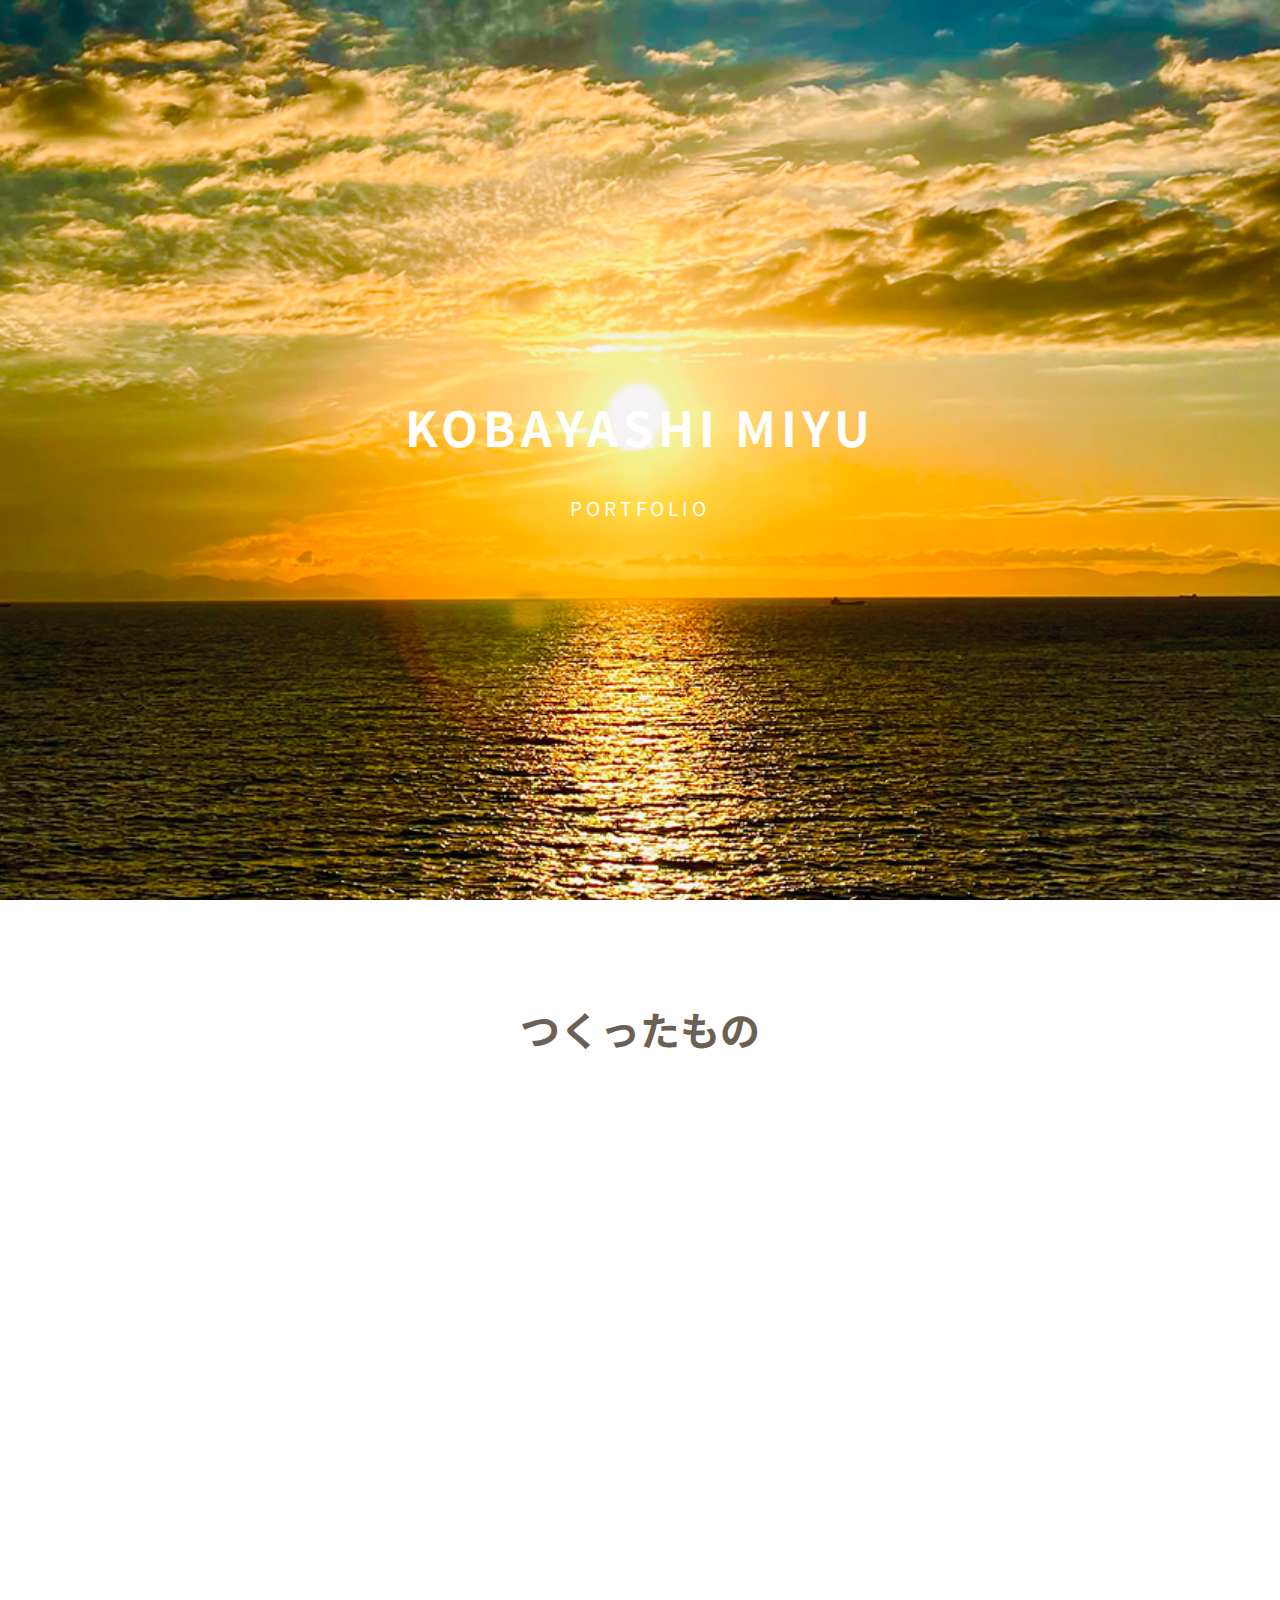
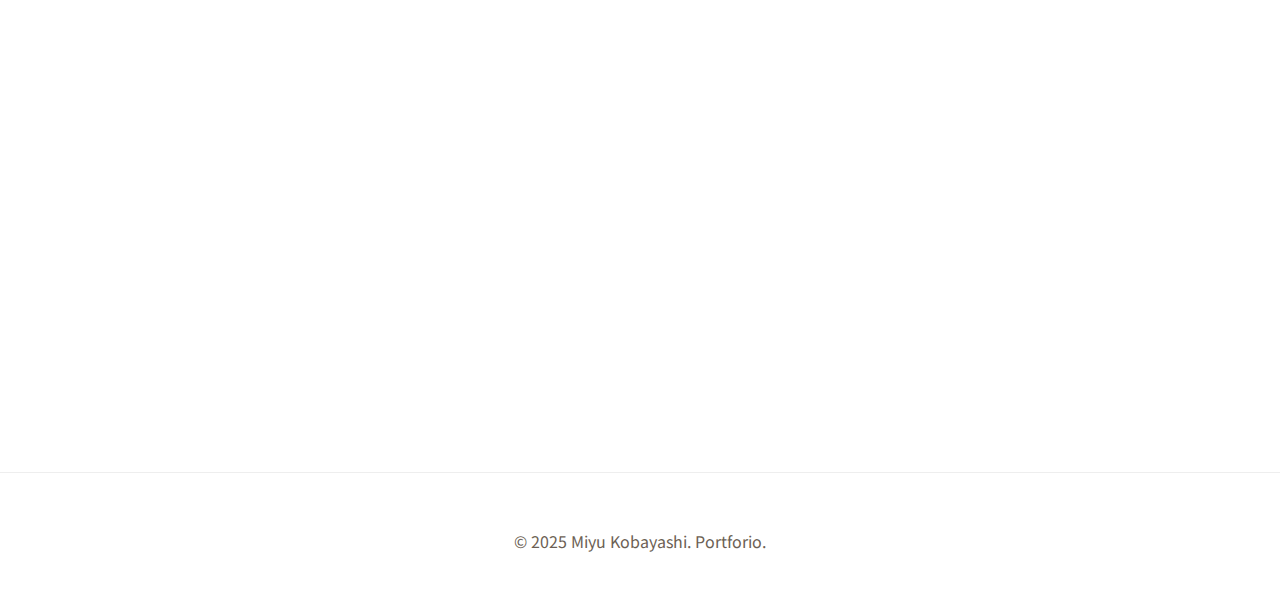
<file: index.html>
<!DOCTYPE html>
<html lang="ja">

<head>
    <meta charset="UTF-8">
    <meta name="viewport" content="width=device-width, initial-scale=1.0">
    <title>Miyu Kobayashi's Portfolio</title>
    <link rel="stylesheet" href="style.css">
    <link rel="preconnect" href="https://fonts.googleapis.com">
    <link rel="preconnect" href="https://fonts.gstatic.com" crossorigin>
    <link href="https://fonts.googleapis.com/css2?family=Noto+Sans+JP:wght@400;700&display=swap" rel="stylesheet">
</head>

<body>
    <div class="cursor-outline"></div>

    <header id="hero">
        <div class="hero-images">
            <div class="hero-image" style="background-image: url('images/header1.jpg');"></div>
            <div class="hero-image" style="background-image: url('images/header2.jpg');"></div>
        </div>
        <div class="hero-text">
            <h1>KOBAYASHI MIYU</h1>
            <p>PORTFOLIO</p>
        </div>
    </header>

    <nav id="fixed-nav">
        <ul>
            <li><a href="#works-title">つくったもの</a></li>
            <li><a href="#about">わたしについて</a></li>
        </ul>
    </nav>

    <main>

        <h2 id="works-title fade-in">つくったもの</h2>


        <section id="work-banner" class="work-item fade-in">
            <div class="work-image">
                <img src="images/work-banner.png" alt="バナー制作">
            </div>
            <div class="work-text">
                <h3>バナー</h3>
                <p>商品紹介、アルバイト募集など<br>さまざまな種類の架空バナーを制作しました</p>
                <a href="banner.html" class="see-more">もっと見る</a>
            </div>
        </section>

        <section id="work-uiux" class="work-item reverse fade-in">
            <div class="work-image">
                <img src="images/work-uiux.png" alt="UI/UXデザイン">
            </div>
            <div class="work-text">
                <h3>UI/UX</h3>
                <p>架空のアプリケーションの<br>デザインを制作しました</p>
                <a href="UIUX.html" class="see-more">もっと見る</a>
            </div>
        </section>

        <section id="work-video" class="work-item fade-in">
            <div class="work-image">
                <div class="image-slider">
                    <img src="images/work-video-1.jpg" alt="動画制作シーン1">
                    <img src="images/work-video-2.jpg" alt="動画制作シーン2">
                    <img src="images/work-video-3.jpg" alt="動画制作シーン3">
                    <img src="images/work-video-1.jpg" alt="動画制作シーン1">
                    <img src="images/work-video-2.jpg" alt="動画制作シーン2">
                    <img src="images/work-video-3.jpg" alt="動画制作シーン3">
                </div>

                <img src="images/work-video-1.jpg" alt="動画制作" class="video-static-image">
            </div>
            <div class="work-text">
                <h3>動画制作</h3>
                <p>VaundyさんのMVをオマージュして<br>MVを制作しました</p>
                <a href="video.html" class="see-more">もっと見る</a>
            </div>
        </section>

        <section id="about" class="about-section fade-in">
            <h2>わたしについて</h2>
            <div class="about-content">
                <img src="images/about-me.png" alt="小林 未唯" class="about-icon">
                <div class="about-text">
                    <h3>小林 未唯 <span class="sub-name">　KOBAYASHI MIYU</span></h3>
                    <p>2003/04/04　愛知県名古屋市出身</p>
                    <p>愛知工業大学情報科学部情報科学科<br>メディア情報専攻</p>
                    <p>
                        <span>好きなこと</span>
                        美味しいものを食べること, 映画見ること, 音楽聴くこと,
                        お昼寝すること, ゲームすること, 旅行に行くこと, ジブリ鑑賞

                        <span>ここには載っていない作品の紹介もしています</span>
                        <a href="https://www.vivivit.com/miyu0404_" target="_blank"
                            rel="noopener noreferrer">vivivit</a>
                        もぜひ見てみてください！

                    </p>
                </div>
            </div>
        </section>
    </main>

    <footer id="footer">
        <p>&copy; 2025 Miyu Kobayashi. Portforio.</p>
    </footer>

    <a href="#hero" id="back-to-top">↑</a>

    <script src="script.js"></script>
</body>

</html>
</file>
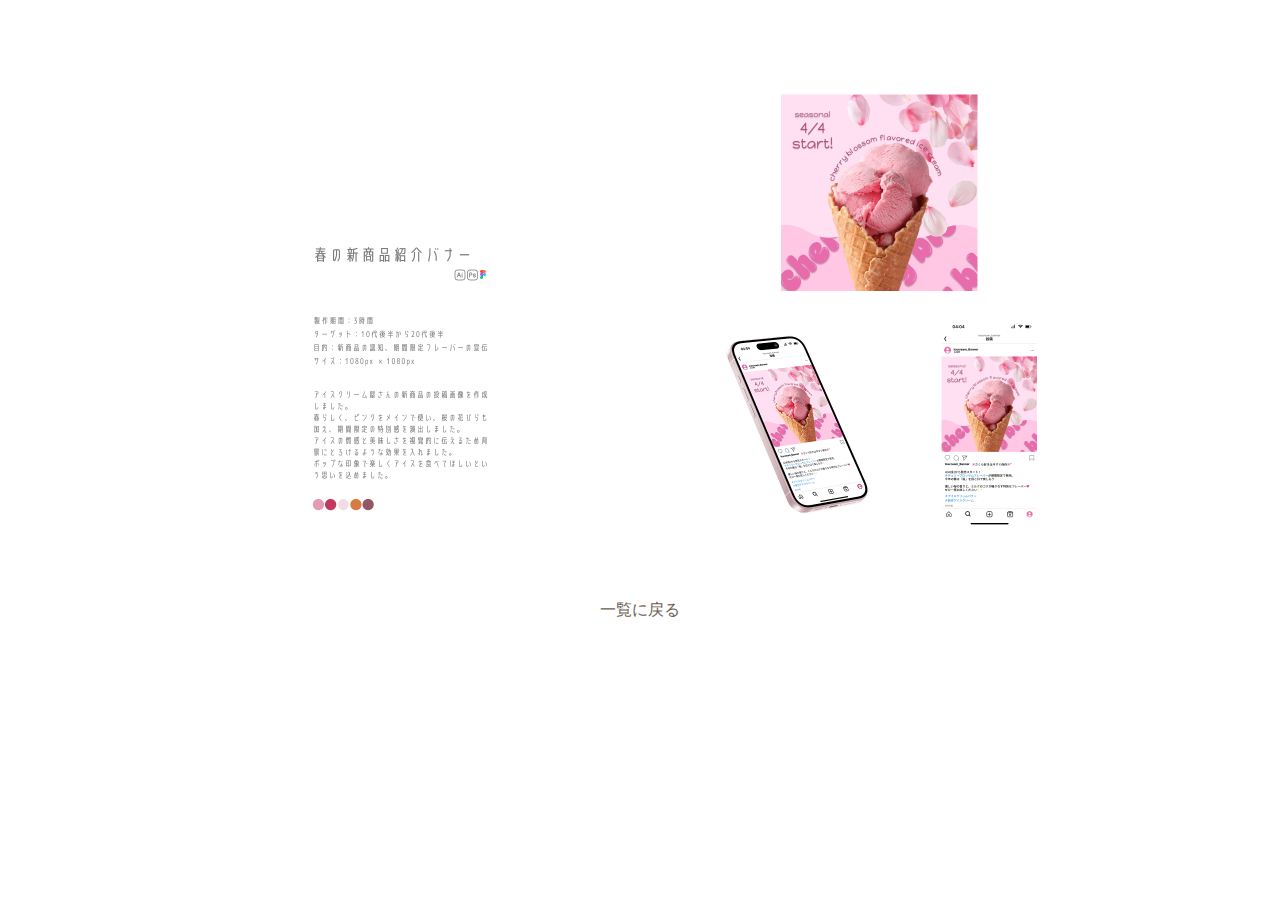
<file: banner-1.html>
<!DOCTYPE html>
<html lang="ja">

<head>
    <meta charset="UTF-8">
    <meta name="viewport" content="width=device-width, initial-scale=1.0">
    <title>ice-cream</title>
    <style>
        /* 簡単なスタイル */
        body {
            font-family: 'せのびゴシック', 'Noto Sans JP', sans-serif;
            text-align: center;
            padding: 2rem;
        }

        img {
            max-width: 80%;
            height: auto;
            margin-bottom: 1rem;
        }

        a {
            text-decoration: none;
            color: #6c5f54;
            display: inline-block;
            /* アニメーションのために追加 */
            transition: transform 0.3s ease;
            /* 0.3秒かけて滑らかに変化させる */
        }

        a:hover {
            transform: scale(1.1);
        }

        /*============ Custom Cursor =============*/
        body,
        a,
        .see-more {
            cursor: none;
        }

        .cursor-outline {
            pointer-events: none;
            position: fixed;
            top: 0;
            left: 0;
            border-radius: 50%;
            opacity: 0;
            transform: translate(-50%, -50%);
            z-index: 9999;

            /* 通常時の円の大きさ */
            width: 20px;
            height: 20px;
            background-color: rgba(108, 95, 84, 0.3);

            /* 大きさが変わる時のアニメーション設定 */
            transition: width 0.3s ease, height 0.3s ease;
        }

        /* JSによってこのクラスが付くと円が大きくなる */
        .cursor-outline.is-hovering {
            width: 50px;
            height: 50px;
        }
    </style>
</head>

<body>
    <div class="cursor-outline"></div>

    <img src="images/バナー1.png" alt="アイスクリームバナー">
    <br>
    <a href="banner.html">一覧に戻る</a>

    <script src="script.js"></script>
</body>

</html>
</file>
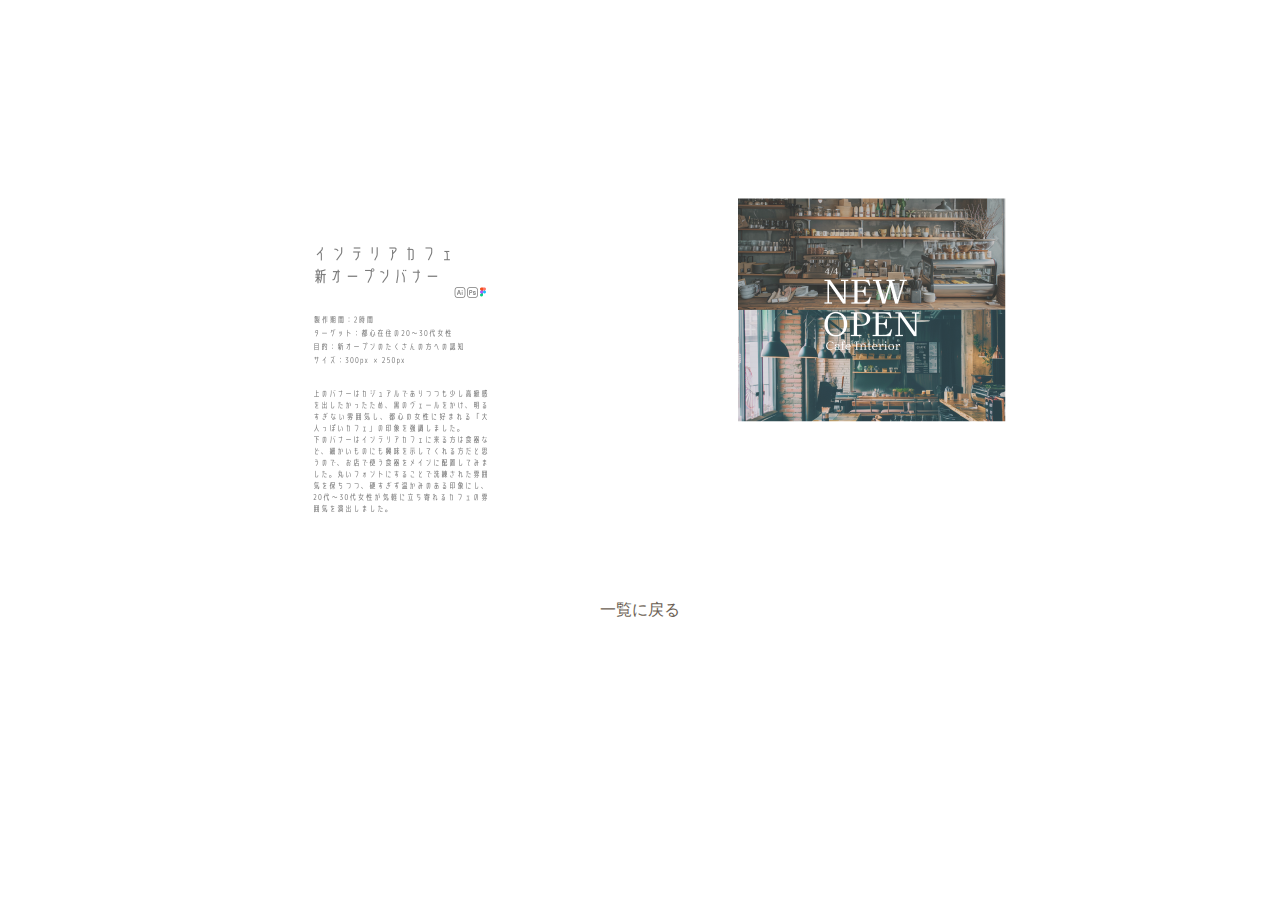
<file: banner-2.html>
<!DOCTYPE html>
<html lang="ja">

<head>
    <meta charset="UTF-8">
    <meta name="viewport" content="width=device-width, initial-scale=1.0">
    <title>caffe1</title>
    <style>
        /* 簡単なスタイル */
        body {
            font-family: 'せのびゴシック', 'Noto Sans JP', sans-serif;
            text-align: center;
            padding: 2rem;
        }

        img {
            max-width: 80%;
            height: auto;
            margin-bottom: 1rem;
        }

        a {
            text-decoration: none;
            color: #6c5f54;
            display: inline-block;
            /* アニメーションのために追加 */
            transition: transform 0.3s ease;
            /* 0.3秒かけて滑らかに変化させる */
        }

        a:hover {
            transform: scale(1.1);
        }

        /*============ Custom Cursor =============*/
        body,
        a,
        .see-more {
            cursor: none;
        }

        .cursor-outline {
            pointer-events: none;
            position: fixed;
            top: 0;
            left: 0;
            border-radius: 50%;
            opacity: 0;
            transform: translate(-50%, -50%);
            z-index: 9999;

            /* 通常時の円の大きさ */
            width: 20px;
            height: 20px;
            background-color: rgba(108, 95, 84, 0.3);

            /* 大きさが変わる時のアニメーション設定 */
            transition: width 0.3s ease, height 0.3s ease;
        }

        /* JSによってこのクラスが付くと円が大きくなる */
        .cursor-outline.is-hovering {
            width: 50px;
            height: 50px;
        }
    </style>
</head>

<body>
    <div class="cursor-outline"></div>

    <img src="images/バナー2.png" alt="アイスクリームバナー">
    <br>

    <a href="banner.html">一覧に戻る</a>



    <script src="script.js"></script>
</body>

</html>
</file>
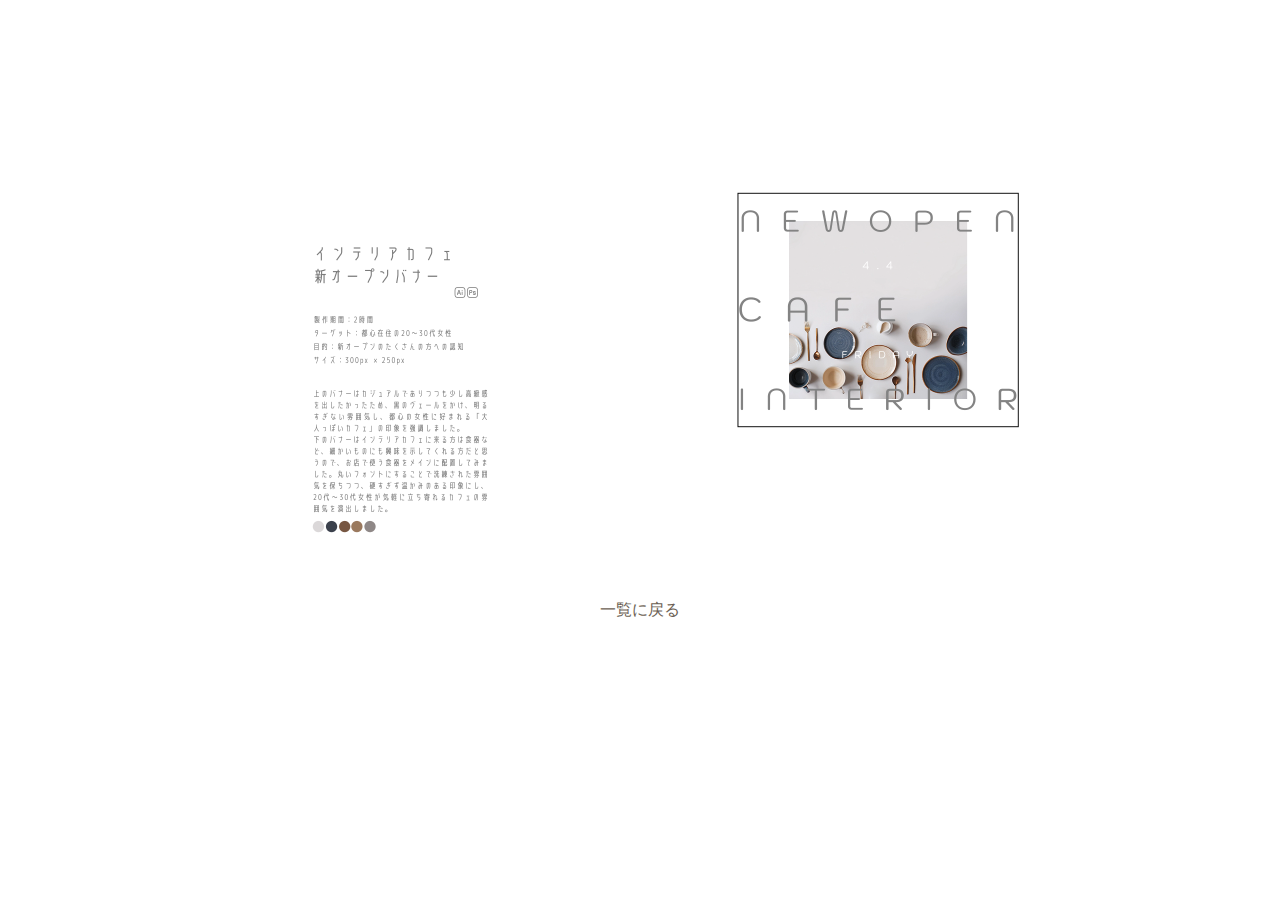
<file: banner-3.html>
<!DOCTYPE html>
<html lang="ja">

<head>
    <meta charset="UTF-8">
    <meta name="viewport" content="width=device-width, initial-scale=1.0">
    <title>caffe2</title>
    <style>
        /* 簡単なスタイル */
        body {
            font-family: 'せのびゴシック', 'Noto Sans JP', sans-serif;
            text-align: center;
            padding: 2rem;
        }

        img {
            max-width: 80%;
            height: auto;
            margin-bottom: 1rem;
        }

        a {
            text-decoration: none;
            color: #6c5f54;
            display: inline-block;
            /* アニメーションのために追加 */
            transition: transform 0.3s ease;
            /* 0.3秒かけて滑らかに変化させる */
        }

        a:hover {
            transform: scale(1.1);
        }

        /*============ Custom Cursor =============*/
        body,
        a,
        .see-more {
            cursor: none;
        }

        .cursor-outline {
            pointer-events: none;
            position: fixed;
            top: 0;
            left: 0;
            border-radius: 50%;
            opacity: 0;
            transform: translate(-50%, -50%);
            z-index: 9999;

            /* 通常時の円の大きさ */
            width: 20px;
            height: 20px;
            background-color: rgba(108, 95, 84, 0.3);

            /* 大きさが変わる時のアニメーション設定 */
            transition: width 0.3s ease, height 0.3s ease;
        }

        /* JSによってこのクラスが付くと円が大きくなる */
        .cursor-outline.is-hovering {
            width: 50px;
            height: 50px;
        }
    </style>
</head>

<body>
    <div class="cursor-outline"></div>

    <img src="images/バナー3.png" alt="caffe2">
    <br>
    <a href="banner.html">一覧に戻る</a>

    <script src="script.js"></script>
</body>

</html>
</file>
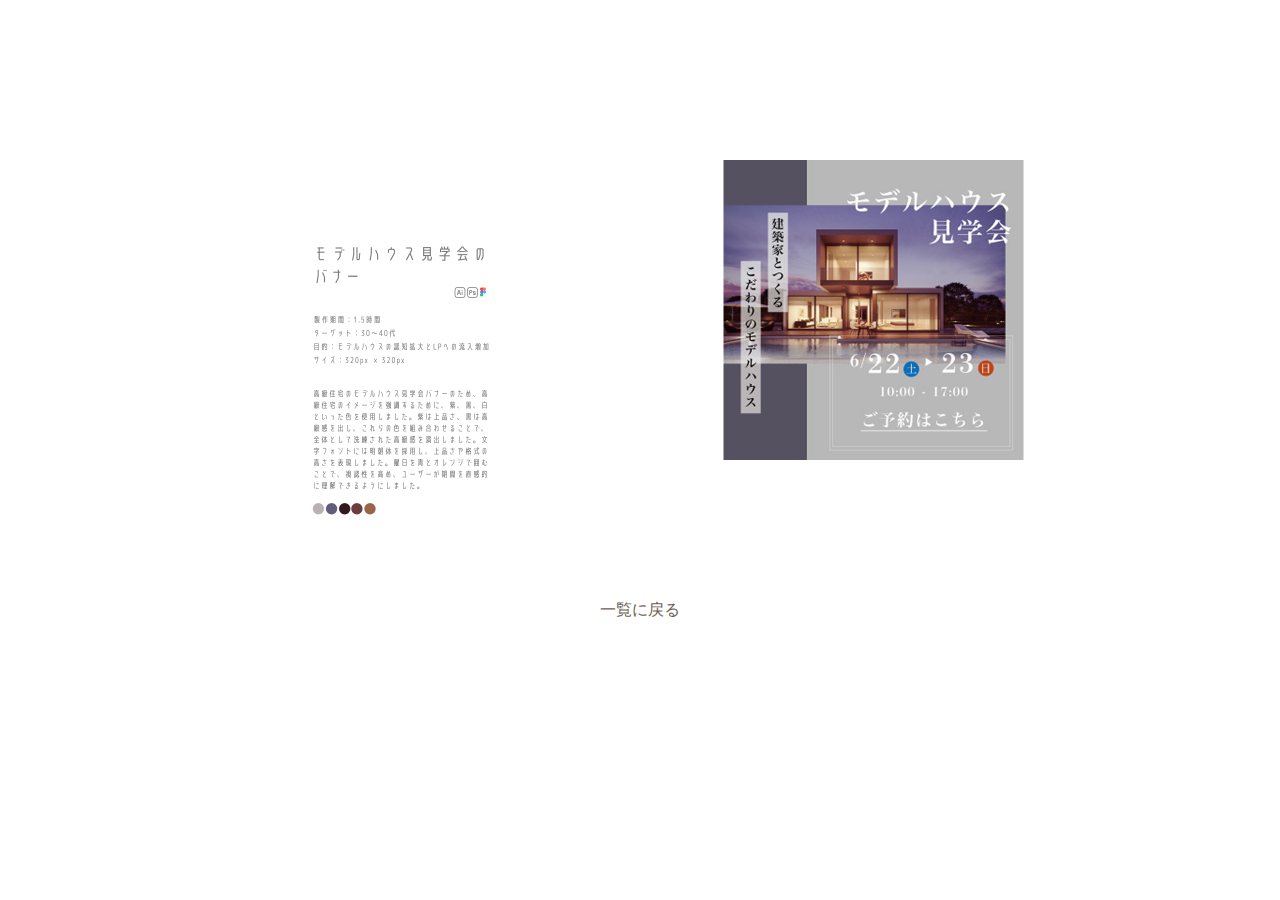
<file: banner-4.html>
<!DOCTYPE html>
<html lang="ja">

<head>
    <meta charset="UTF-8">
    <meta name="viewport" content="width=device-width, initial-scale=1.0">
    <title>Modelhouse</title>
    <style>
        /* 簡単なスタイル */
        body {
            font-family: 'せのびゴシック', 'Noto Sans JP', sans-serif;
            text-align: center;
            padding: 2rem;
        }

        img {
            max-width: 80%;
            height: auto;
            margin-bottom: 1rem;
        }

        a {
            text-decoration: none;
            color: #6c5f54;
            display: inline-block;
            /* アニメーションのために追加 */
            transition: transform 0.3s ease;
            /* 0.3秒かけて滑らかに変化させる */
        }

        a:hover {
            transform: scale(1.1);
        }


        /*============ Custom Cursor =============*/
        body,
        a,
        .see-more {
            cursor: none;
        }

        .cursor-outline {
            pointer-events: none;
            position: fixed;
            top: 0;
            left: 0;
            border-radius: 50%;
            opacity: 0;
            transform: translate(-50%, -50%);
            z-index: 9999;

            /* 通常時の円の大きさ */
            width: 20px;
            height: 20px;
            background-color: rgba(108, 95, 84, 0.3);

            /* 大きさが変わる時のアニメーション設定 */
            transition: width 0.3s ease, height 0.3s ease;
        }

        /* JSによってこのクラスが付くと円が大きくなる */
        .cursor-outline.is-hovering {
            width: 50px;
            height: 50px;
        }
    </style>
</head>

<body>
    <div class="cursor-outline"></div>

    <img src="images/バナー4.png" alt="モデルハウスバナー">
    <br>
    <a href="banner.html">一覧に戻る</a>

    <script src="script.js"></script>
</body>

</html>
</file>
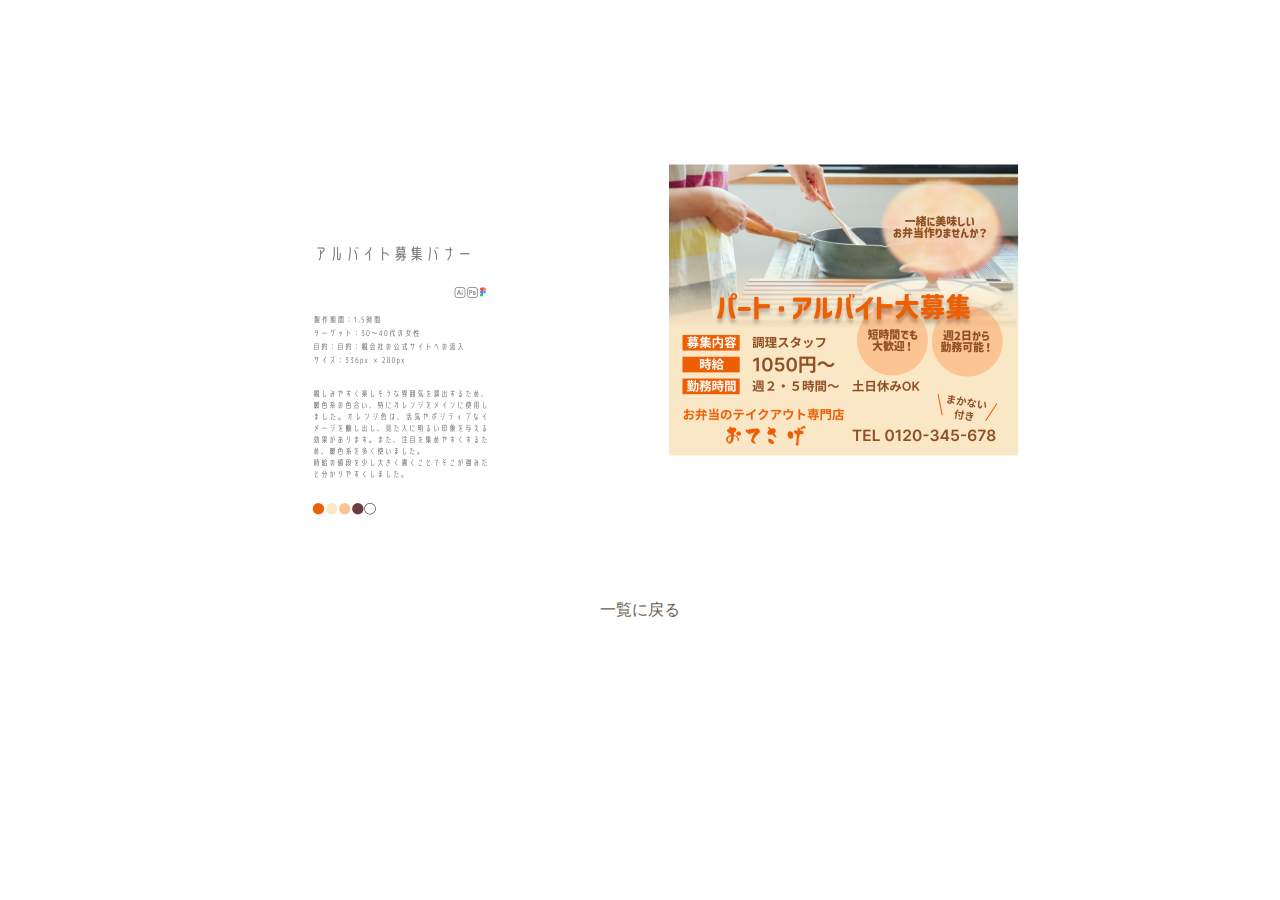
<file: banner-5.html>
<!DOCTYPE html>
<html lang="ja">

<head>
    <meta charset="UTF-8">
    <meta name="viewport" content="width=device-width, initial-scale=1.0">
    <title>job</title>
    <style>
        /* 簡単なスタイル */
        body {
            font-family: 'せのびゴシック', 'Noto Sans JP', sans-serif;
            text-align: center;
            padding: 2rem;
        }

        img {
            max-width: 80%;
            height: auto;
            margin-bottom: 1rem;
        }

        a {
            text-decoration: none;
            color: #6c5f54;
            display: inline-block;
            /* アニメーションのために追加 */
            transition: transform 0.3s ease;
            /* 0.3秒かけて滑らかに変化させる */
        }

        a:hover {
            transform: scale(1.1);
        }

        /*============ Custom Cursor =============*/
        body,
        a,
        .see-more {
            cursor: none;
        }

        .cursor-outline {
            pointer-events: none;
            position: fixed;
            top: 0;
            left: 0;
            border-radius: 50%;
            opacity: 0;
            transform: translate(-50%, -50%);
            z-index: 9999;

            /* 通常時の円の大きさ */
            width: 20px;
            height: 20px;
            background-color: rgba(108, 95, 84, 0.3);

            /* 大きさが変わる時のアニメーション設定 */
            transition: width 0.3s ease, height 0.3s ease;
        }

        /* JSによってこのクラスが付くと円が大きくなる */
        .cursor-outline.is-hovering {
            width: 50px;
            height: 50px;
        }
    </style>
</head>

<body>
    <div class="cursor-outline"></div>

    <img src="images/バナー5.png" alt="求人バナー">
    <br>
    <a href="banner.html">一覧に戻る</a>

    <script src="script.js"></script>
</body>

</html>
</file>
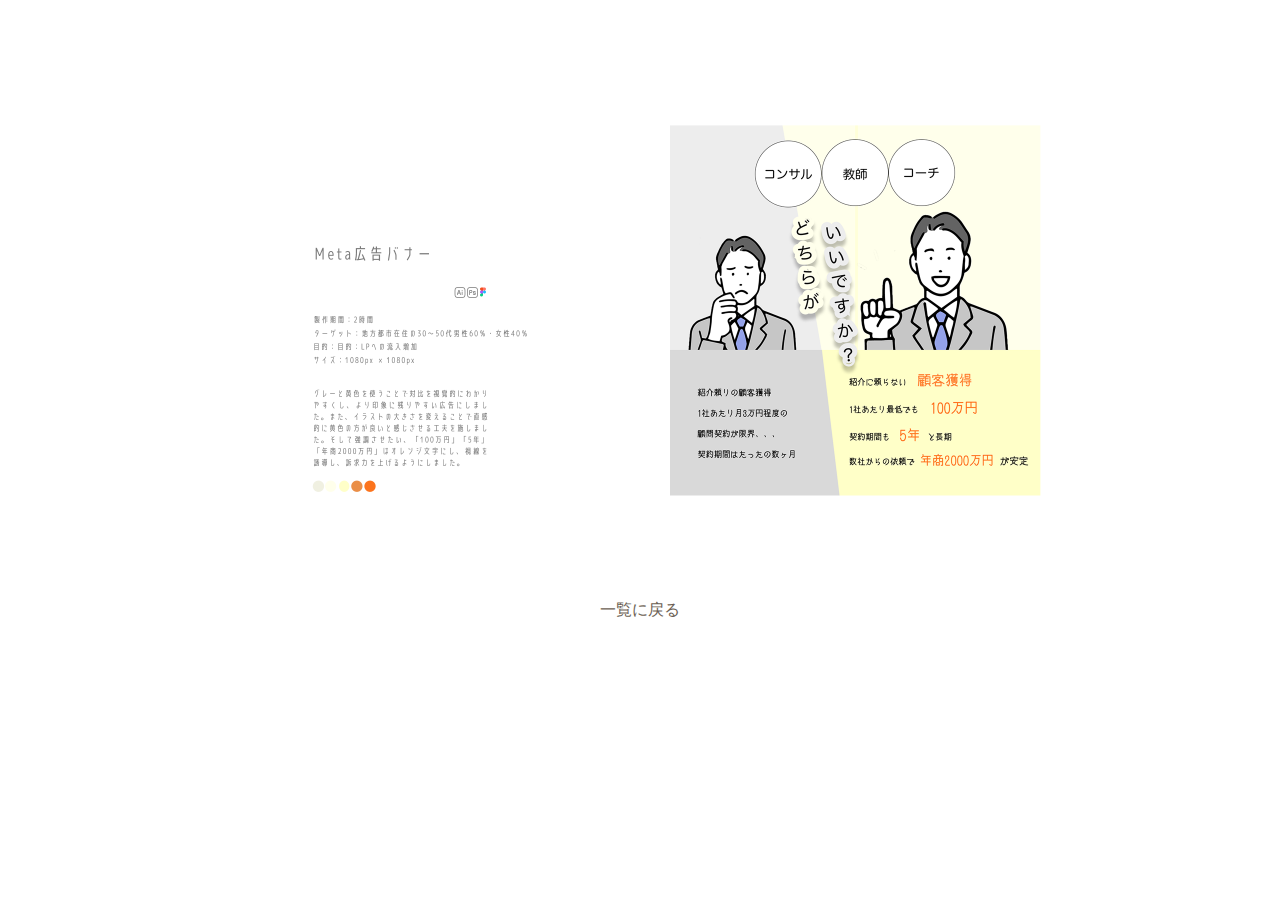
<file: banner-6.html>
<!DOCTYPE html>
<html lang="ja">

<head>
    <meta charset="UTF-8">
    <meta name="viewport" content="width=device-width, initial-scale=1.0">
    <title>meta</title>
    <style>
        /* 簡単なスタイル */
        body {
            font-family: 'せのびゴシック', 'Noto Sans JP', sans-serif;
            text-align: center;
            padding: 2rem;
        }

        img {
            max-width: 80%;
            height: auto;
            margin-bottom: 1rem;
        }

        a {
            text-decoration: none;
            color: #6c5f54;
            display: inline-block;
            /* アニメーションのために追加 */
            transition: transform 0.3s ease;
            /* 0.3秒かけて滑らかに変化させる */
        }

        a:hover {
            transform: scale(1.1);
        }

        /*============ Custom Cursor =============*/
        body,
        a,
        .see-more {
            cursor: none;
        }

        .cursor-outline {
            pointer-events: none;
            position: fixed;
            top: 0;
            left: 0;
            border-radius: 50%;
            opacity: 0;
            transform: translate(-50%, -50%);
            z-index: 9999;

            /* 通常時の円の大きさ */
            width: 20px;
            height: 20px;
            background-color: rgba(108, 95, 84, 0.3);

            /* 大きさが変わる時のアニメーション設定 */
            transition: width 0.3s ease, height 0.3s ease;
        }

        /* JSによってこのクラスが付くと円が大きくなる */
        .cursor-outline.is-hovering {
            width: 50px;
            height: 50px;
        }
    </style>
</head>

<body>
    <div class="cursor-outline"></div>

    <img src="images/バナー6.png" alt="meta広告バナー">
    <br>
    <a href="banner.html">一覧に戻る</a>

    <script src="script.js"></script>
</body>

</html>
</file>
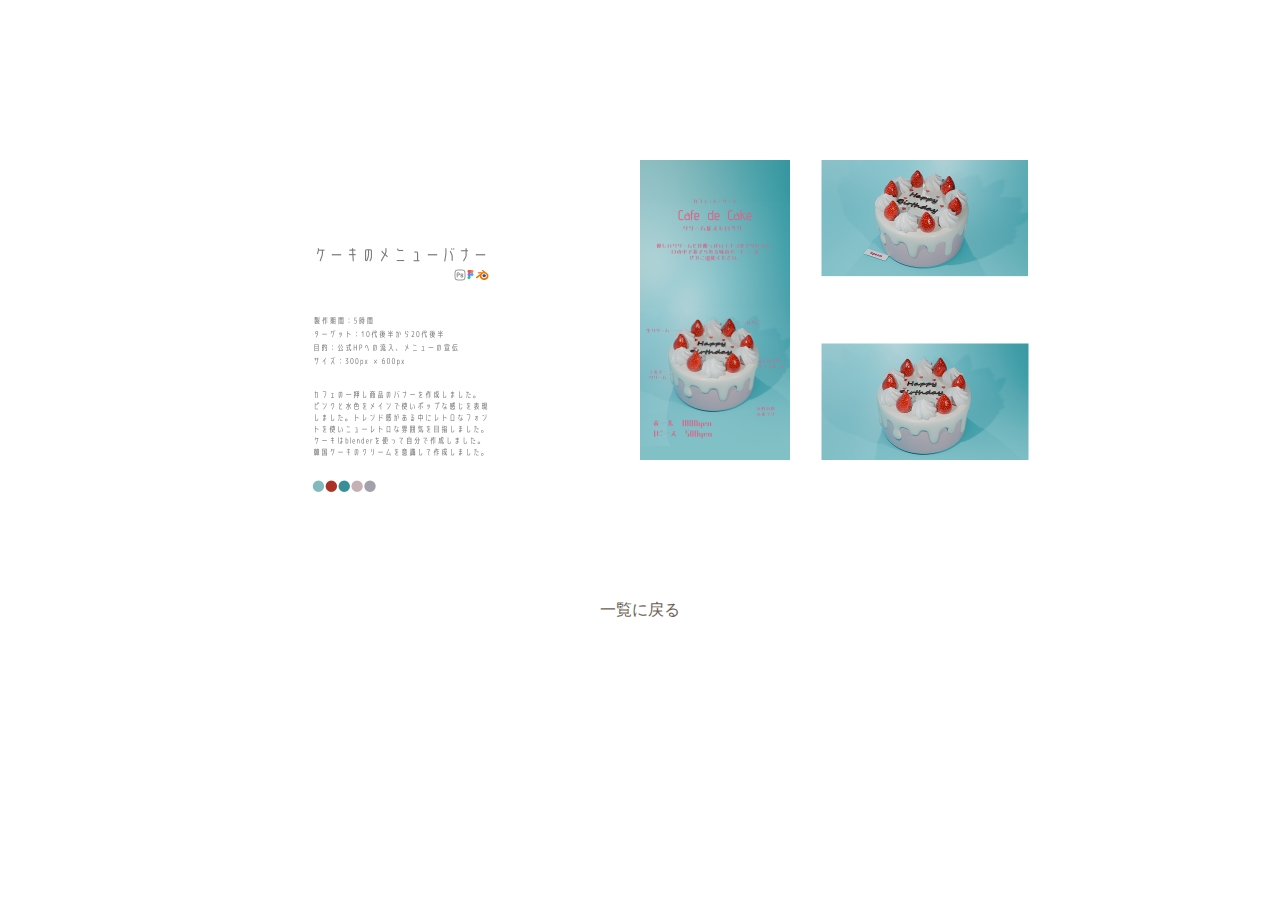
<file: banner-7.html>
<!DOCTYPE html>
<html lang="ja">

<head>
    <meta charset="UTF-8">
    <meta name="viewport" content="width=device-width, initial-scale=1.0">
    <title>campaign</title>
    <style>
        /* 簡単なスタイル */
        body {
            font-family: 'せのびゴシック', 'Noto Sans JP', sans-serif;
            text-align: center;
            padding: 2rem;
        }

        img {
            max-width: 80%;
            height: auto;
            margin-bottom: 1rem;
        }

        a {
            text-decoration: none;
            color: #6c5f54;
            display: inline-block;
            /* アニメーションのために追加 */
            transition: transform 0.3s ease;
            /* 0.3秒かけて滑らかに変化させる */
        }

        a:hover {
            transform: scale(1.1);
        }

        /*============ Custom Cursor =============*/
        body,
        a,
        .see-more {
            cursor: none;
        }

        .cursor-outline {
            pointer-events: none;
            position: fixed;
            top: 0;
            left: 0;
            border-radius: 50%;
            opacity: 0;
            transform: translate(-50%, -50%);
            z-index: 9999;

            /* 通常時の円の大きさ */
            width: 20px;
            height: 20px;
            background-color: rgba(108, 95, 84, 0.3);

            /* 大きさが変わる時のアニメーション設定 */
            transition: width 0.3s ease, height 0.3s ease;
        }

        /* JSによってこのクラスが付くと円が大きくなる */
        .cursor-outline.is-hovering {
            width: 50px;
            height: 50px;
        }
    </style>
</head>

<body>
    <div class="cursor-outline"></div>

    <img src="images/バナー7.png" alt="アイスクリームバナー">
    <br>
    <a href="banner.html">一覧に戻る</a>

    <script src="script.js"></script>
</body>

</html>
</file>
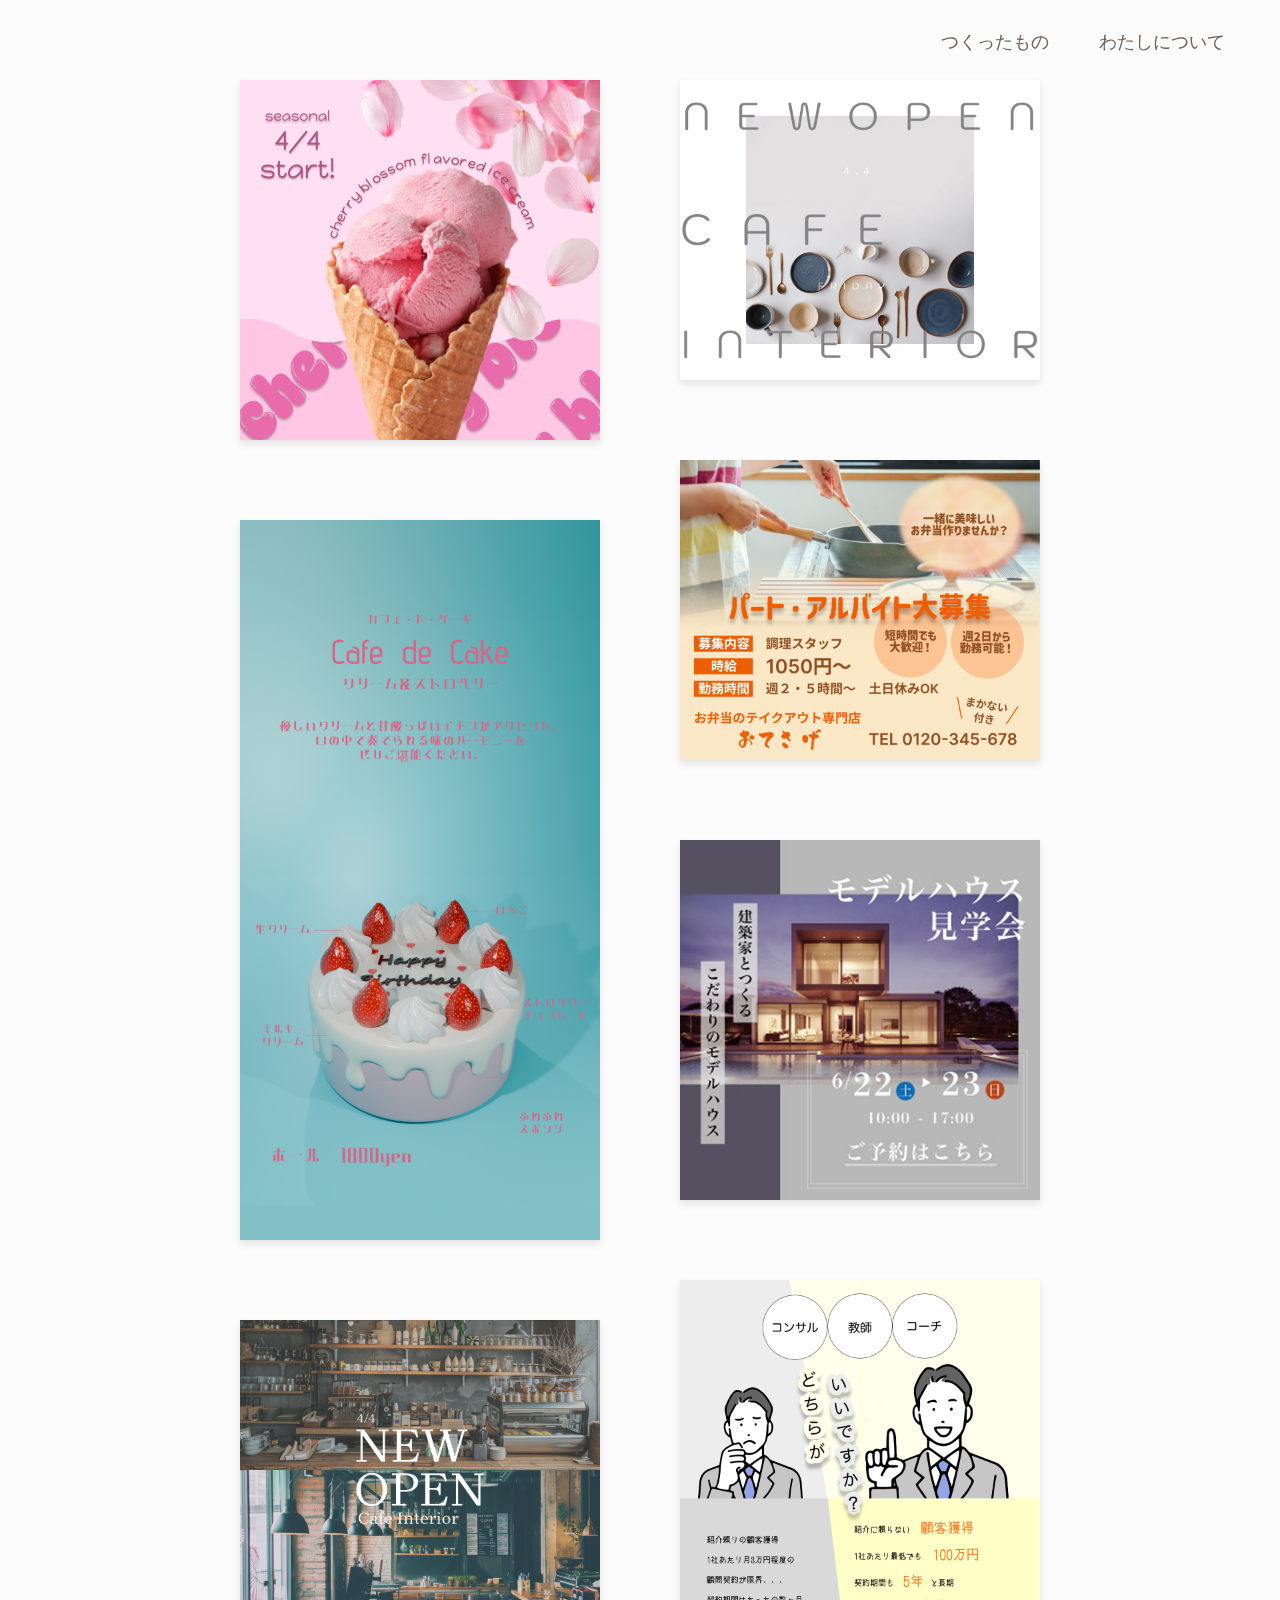
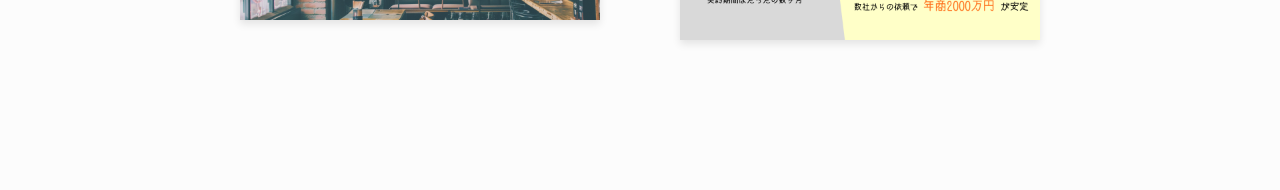
<file: banner.html>
<!DOCTYPE html>
<html lang="ja">

<head>
    <meta charset="UTF-8">
    <meta name="viewport" content="width=device-width, initial-scale=1.0">
    <title>バナーギャラリー</title>
    <link rel="stylesheet" href="banner.css">
</head>

<body>
    <div class="cursor-outline"></div>

    <nav id="fixed-nav">
        <ul>
            <li><a href="index.html#work-banner">つくったもの</a></li>
            <li><a href="index.html#about">わたしについて</a></li>
        </ul>
    </nav>

    <div class="banner-grid">
        <a href="banner-1.html" class="banner-item">
            <img src="images/ice-cream.png" alt="アイスクリームバナー">
        </a>
        <a href="banner-7.html" class="banner-item">
            <img src="images/cake.png" alt="ケーキバナー">
        </a>

        <a href="banner-2.html" class="banner-item">
            <img src="images/cafe-1.png" alt="カフェバナー1">
        </a>
        <a href="banner-3.html" class="banner-item">
            <img src="images/cafe-2.png" alt="カフェバナー2">
        </a>

        <a href="banner-5.html" class="banner-item">
            <img src="images/job-ad.png" alt="求人バナー">
        </a>


        <a href="banner-4.html" class="banner-item">
            <img src="images/model-house.png" alt="モデルハウスバナー">
        </a>
        <a href="banner-6.html" class="banner-item">
            <img src="images/meta-ad.png" alt="Meta広告バナー">
        </a>
    </div>

    <script src="script.js"></script>
</body>

</html>
</file>
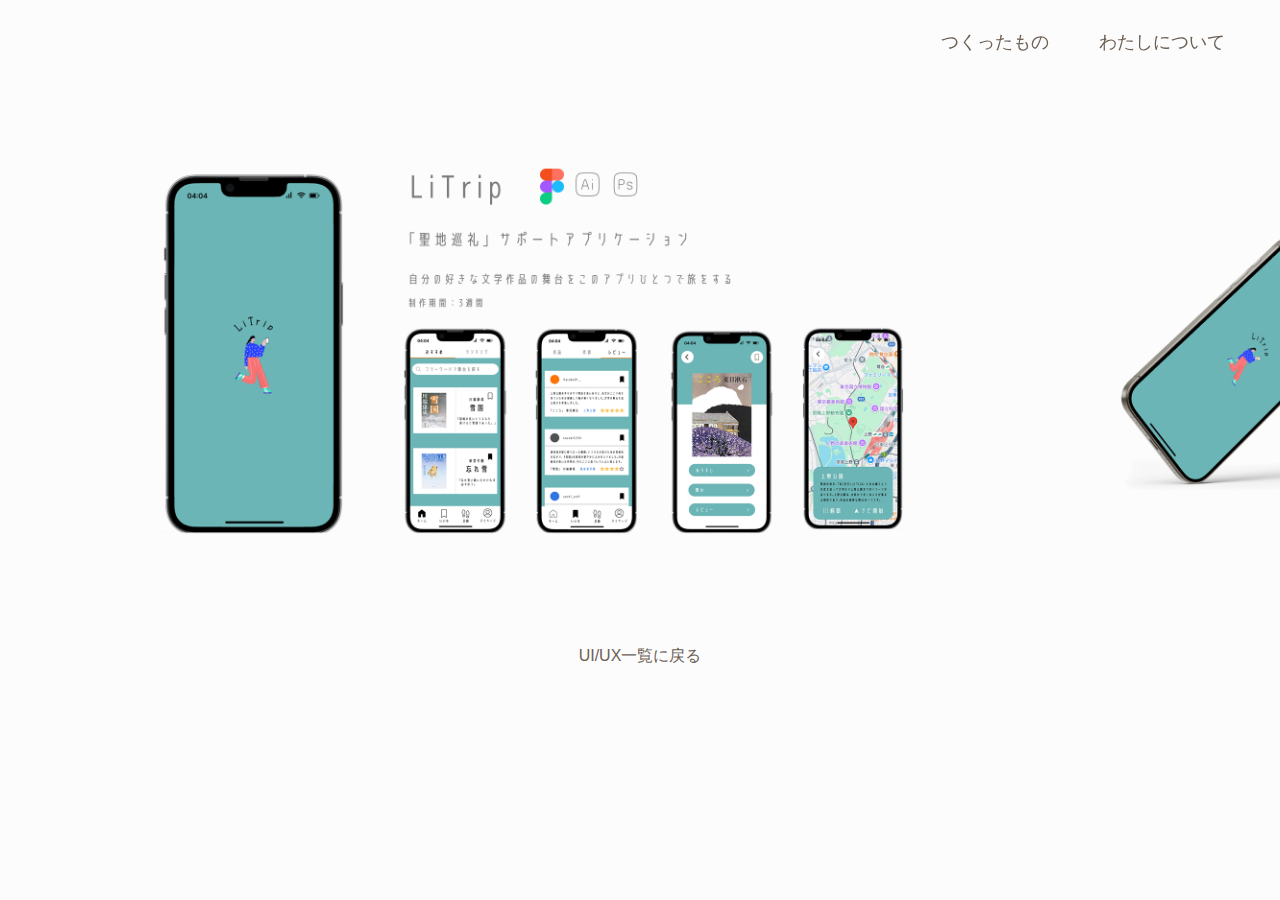
<file: UIUX-1.html>
<!DOCTYPE html>
<html lang="ja">

<head>
    <meta charset="UTF-8">
    <meta name="viewport" content="width=device-width, initial-scale=1.0">
    <title>LiTrip - UI/UX 詳細</title>
    <link rel="stylesheet" href="UIUX-.css">
</head>

<body>
    <div class="cursor-outline"></div>

    <nav id="fixed-nav">
        <ul>
            <li><a href="index.html#works-title">つくったもの</a></li>
            <li><a href="index.html#about">わたしについて</a></li>
        </ul>
    </nav>

    <div class="image-gallery">
        <div class="gallery-item">
            <img src="images/uiux1.png" alt="LiTrip - 概要">
        </div>
        <div class="gallery-item">
            <img src="images/uiux2.png" alt="LiTrip - 問題提起と解決">
        </div>
        <div class="gallery-item">
            <img src="images/uiux3.png" alt="LiTrip - UIフロー1">
        </div>
        <div class="gallery-item">
            <img src="images/uiux4.png" alt="LiTrip - UIフロー2">
        </div>
    </div>

    <div class="back-link-container">
        <a href="uiux.html" class="back-link">UI/UX一覧に戻る</a>
    </div>

    <script src="script.js"></script>
</body>

</html>
</file>
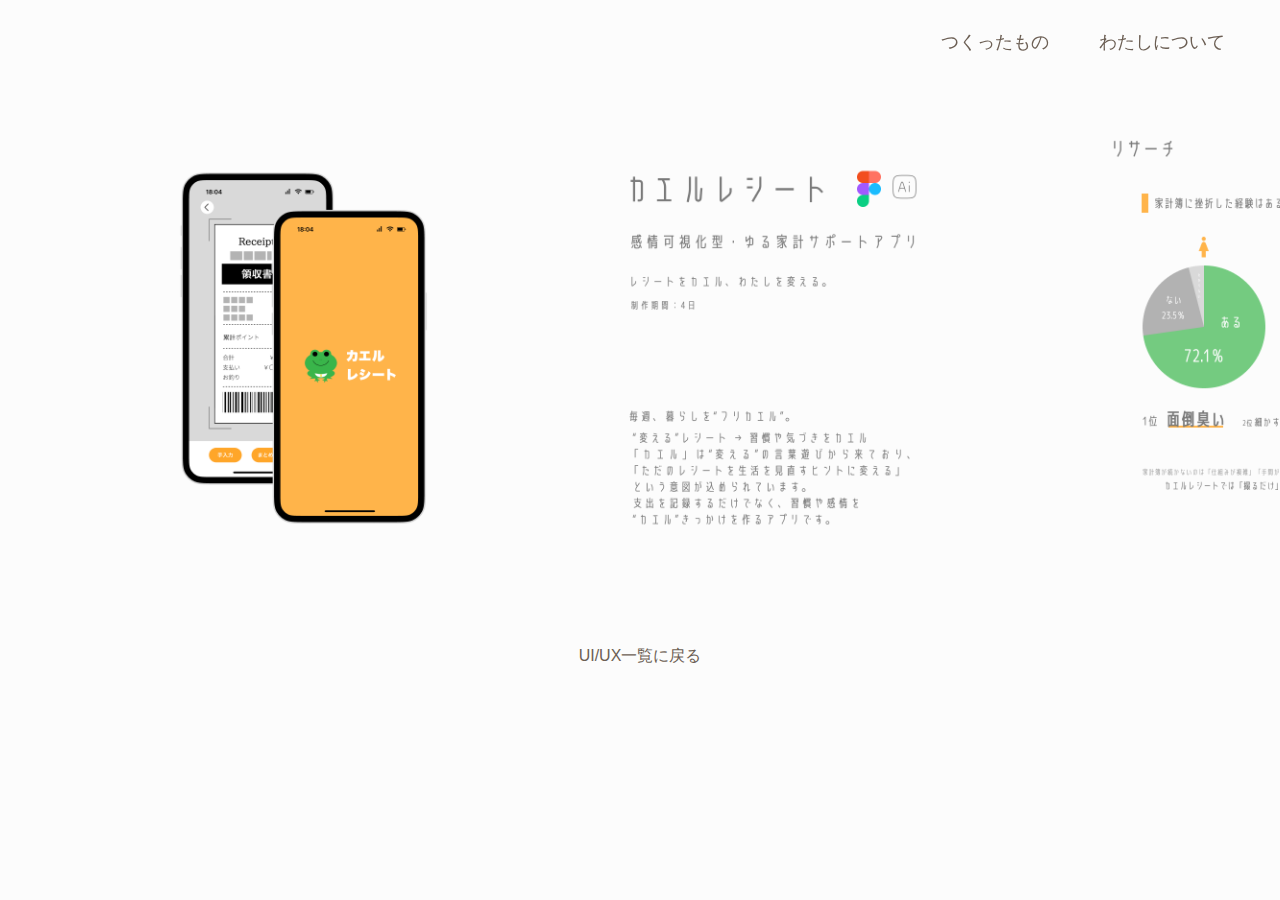
<file: UIUX-2.html>
<!DOCTYPE html>
<html lang="ja">

<head>
    <meta charset="UTF-8">
    <meta name="viewport" content="width=device-width, initial-scale=1.0">
    <title>カエルレシート - UI/UX 詳細</title>
    <link rel="stylesheet" href="UIUX-.css">
</head>

<body>
    <div class="cursor-outline"></div>

    <nav id="fixed-nav">
        <ul>
            <li><a href="index.html#works-title">つくったもの</a></li>
            <li><a href="index.html#about">わたしについて</a></li>
        </ul>
    </nav>

    <div class="image-gallery">
        <div class="gallery-item">
            <img src="images/uiux5.png" alt="LiTrip - 概要">
        </div>
        <div class="gallery-item">
            <img src="images/uiux6.png" alt="LiTrip - 問題提起と解決">
        </div>
        <div class="gallery-item">
            <img src="images/uiux7.png" alt="LiTrip - UIフロー1">
        </div>
        <div class="gallery-item">
            <img src="images/uiux8.png" alt="LiTrip - UIフロー2">
        </div>
    </div>

    <div class="back-link-container">
        <a href="uiux.html" class="back-link">UI/UX一覧に戻る</a>
    </div>

    <script src="script.js"></script>
</body>

</html>
</file>
<file: style.css>
/* --- 基本設定 --- */
:root {
    --text-color: #6c5f54;
    /* 基本の文字色 */
    /* 背景色 */
}

html {
    scroll-behavior: smooth;
}

body {
    font-family: 'せのびゴシック', 'Noto Sans JP', sans-serif;
    color: var(--text-color);
    margin: 0;
}

/* --- ヒーローヘッダー --- */
#hero {
    height: 100vh;
    position: relative;
    display: flex;
    justify-content: center;
    align-items: center;
    text-align: center;
    color: white;
    margin-bottom: 100px;
}

.hero-images {
    position: absolute;
    top: 0;
    left: 0;
    width: 100%;
    height: 100%;
    z-index: -1;
}

.hero-image {
    position: absolute;
    top: 0;
    left: 0;
    width: 100%;
    height: 100%;
    background-size: cover;
    background-position: center;
    opacity: 0;
    transition: opacity 1.5s ease-in-out;
}

.hero-image.active {
    opacity: 1;
}

.hero-text h1 {
    font-size: 3rem;
    letter-spacing: 0.1em;
}

.hero-text p {
    font-size: 1.2rem;
    letter-spacing: 0.2em;
}

/* --- 固定ナビゲーション --- */
#fixed-nav {
    position: fixed;
    top: 30px;
    right: 40px;
    z-index: 100;
    opacity: 0;
    visibility: hidden;
    transition: opacity 0.5s, visibility 0.5s;
}

#fixed-nav.is-visible {
    opacity: 1;
    visibility: visible;
}

#fixed-nav ul {
    list-style: none;
    margin: 0;
    padding: 0;
    display: flex;
    gap: 20px;
}

#fixed-nav a {
    text-decoration: none;
    color: var(--text-color);
    font-size: 1.1rem;
    padding: 5px 15px;
    transition: opacity 0.3s ease;
}

#fixed-nav a:hover {
    opacity: 0.6;
}

/* --- セクション共通 --- */
section {
    padding: 80px 5%;
    max-width: 1000px;
    margin: 0 auto;
}

#works-title {
    padding-bottom: 0;
}

#about {
    padding-top: 120px;
}

h2 {
    font-size: 2.5rem;
    text-align: center;
}

#about h2 {
    margin-bottom: 60px;
}

/* --- Worksセクション --- */
.work-item {
    display: flex;
    align-items: center;
    gap: 5%;
    /* margin-bottom: 120px; を削除（各セクションのpaddingで調整） */
}

.work-item.reverse {
    flex-direction: row-reverse;
}

.work-item .work-image {
    flex: 1.2;
}

.work-item .work-text {
    flex: 1;
}

.work-text h3 {
    font-size: 1.8rem;
}

.work-text p {
    line-height: 1.8;
    margin: 20px 0;
}

.see-more {
    color: var(--text-color);
    text-decoration: none;
    display: inline-block;
    /* アニメーションのために追加 */
    transition: transform 0.3s ease;
    /* 0.3秒かけて滑らかに変化させる */
}

.see-more:hover {
    transform: scale(1.15);
    /* マウスが乗ったら1.1倍の大きさに拡大 */
}

/* --- Aboutセクション --- */
.about-content {
    display: flex;
    align-items: center;
    justify-content: center;
    gap: 50px;
    flex-wrap: wrap;
}

.about-icon {
    width: 180px;
    height: 180px;
}

.about-text h3 {
    font-size: 1.8rem;
    margin-bottom: 1rem;
}

.about-text .sub-name {
    font-size: 1rem;
}

.about-text p {
    line-height: 1.8;
}

.about-text p span {
    font-weight: bold;
    display: block;
    margin-top: 1rem;
}

/* --- フッター --- */
#footer {
    text-align: center;
    padding: 40px 0;
    border-top: 1px solid #eee;
}

/* --- トップに戻るボタン --- */
#back-to-top {
    position: fixed;
    bottom: 30px;
    right: 30px;
    width: 50px;
    height: 50px;
    background-color: var(--text-color);
    color: white;
    text-decoration: none;
    border-radius: 50%;
    display: flex;
    justify-content: center;
    align-items: center;
    font-size: 1.5rem;
    opacity: 0;
    visibility: hidden;
    transition: opacity 0.5s, visibility 0.5s;
}

#back-to-top.is-visible {
    opacity: 1;
    visibility: visible;
}

/* --- 動画制作セクションのスライダー --- */
#work-video .work-image {
    overflow: hidden;
    height: 480px;
    display: flex;
}

#work-video .image-slider {
    animation: vertical-marquee 20s linear infinite;
}

#work-video .image-slider img {
    width: 100%;
    height: auto;
    display: block;
    padding-bottom: 15px;
}

@keyframes vertical-marquee {
    0% {
        transform: translateY(-50%);
        /* ← 変更：半分上に移動した状態からスタート */
    }

    100% {
        transform: translateY(0);
        /* ← 変更：元の位置に戻るようにゴール */
    }
}

.video-static-image {
    /* PCでは、スマホ用の静止画を隠しておく */
    display: none;

    /* 表示された時に綺麗に見えるように設定 */
    width: 100%;
    height: 100%;
    object-fit: cover;
}

/* --- スマホ用レスポンシブ設定 --- */
@media screen and (max-width: 480px) {
    body {
        font-family: 'せのびゴシック', 'Noto Sans JP', sans-serif;
        color: var(--text-color);
        margin: 0;
    }

    section {
        padding: 30px 17%;
    }

    .hero-text {
        h1 {
            font-size: 1.8rem;
        }

        p {
            font-size: 1rem;
            /* お好みの大きさに調整 */
        }
    }

    #fixed-nav {
        right: 10px;
    }

    #fixed-nav a {
        font-weight: bold;
        font-size: 0.8rem;
    }

    h2 {
        font-size: 1.8rem;
        /* お好みの大きさに調整 */
    }

    /* 各作品のタイトル（バナー、UI/UXなど） */
    .work-text h3 {
        font-size: 1.3rem;
        /* お好みの大きさに調整 */
    }

    /* 各作品の説明文 */
    .work-text p {
        font-size: 0.9rem;
        /* お好みの大きさに調整 */
        line-height: 1.6;
        /* 行間を少し調整 */
    }

    .about-text .sub-name {
        font-size: 0.8rem;
    }

    /* 「わたしについて」の自己紹介文 */
    .about-text p {
        font-size: 0.85rem;
    }

    /* 「もっと見る」のリンク */
    .see-more {
        font-size: 0.9rem;
    }

    .work-item,
    .work-item.reverse {
        flex-direction: column;
        text-align: center;
    }

    /* 画像の箱の高さを決める */
    #work-video .work-image {
        height: 230px;
    }

    /* PC用の回転スライダーを「非表示」にする */
    #work-video .image-slider {
        display: none;
    }

    /* スマホ用の静止画を「表示」する */
    #work-video .video-static-image {
        display: block;
    }

    .work-item .work-image {
        height: 300px;
        overflow: hidden;
    }


    /* 画像のスケールを少し抑える */
    .work-item .work-image img {
        width: 100%;
        height: 100%;
        object-fit: cover;
        transform: scale(0.8);
        /* ← 少しだけ縮小 */
    }


}

/*============ Custom Cursor =============*/
body,
a,
.see-more {
    cursor: none;
}

.cursor-outline {
    pointer-events: none;
    position: fixed;
    top: 0;
    left: 0;
    border-radius: 50%;
    opacity: 0;
    transform: translate(-50%, -50%);
    z-index: 9999;

    /* 通常時の円の大きさ */
    width: 20px;
    height: 20px;
    background-color: rgba(108, 95, 84, 0.3);

    /* 大きさが変わる時のアニメーション設定 */
    transition: width 0.3s ease, height 0.3s ease;
}

/* JSによってこのクラスが付くと円が大きくなる */
.cursor-outline.is-hovering {
    width: 50px;
    height: 50px;
}

/* アニメーション前の初期状態 */
.fade-in {
    opacity: 0;
    /* 最初は透明 */
    transform: translateY(30px);
    /* 少し下に移動させておく */
    transition: opacity 1.2s, transform 1.2s;
    /* 1秒かけて変化させる */
}

/* 画面内に入ったときに付与されるクラス */
.fade-in.is-visible {
    opacity: 1.5;
    /* 不透明にする */
    transform: translateY(0);
    /* 元の位置に戻す */
}
</file>
<file: banner.css>
/* --- 基本設定 --- */
:root {
    --text-color: #6c5f54;
    --bg-color: #fcfcfc;
}

body {
    color: var(--text-color);
    background-color: var(--bg-color);
    margin: 0;
    padding: 5rem;
    font-family: 'せのびゴシック', 'Noto Sans JP', sans-serif;
    /* フォントを合わせる */
}


/* --- 固定ナビゲーション（ここから追加） --- */
#fixed-nav {
    position: fixed;
    top: 30px;
    right: 40px;
    z-index: 100;
}

#fixed-nav ul {
    list-style: none;
    margin: 0;
    padding: 0;
    display: flex;
    gap: 20px;
}

#fixed-nav a {
    text-decoration: none;
    color: var(--text-color);
    font-size: 1.1rem;
    padding: 5px 15px;
    transition: opacity 0.3s ease;
}

#fixed-nav a:hover {
    opacity: 0.6;
}


/* --- グリッドコンテナ --- */
.banner-grid {
    columns: 2;
    gap: 80px;
    max-width: 800px;
    margin: 0 auto;
}

/* --- グリッドアイテム --- */
.banner-item {
    display: block;
    background-color: white;
    box-shadow: 0 4px 8px rgba(0, 0, 0, 0.1);
    overflow: hidden;
    transition: transform 0.3s ease;
    break-inside: avoid;
    margin-bottom: 80px;
}

.banner-item:hover {
    transform: translateY(-5px);
}

.banner-item img {
    width: 100%;
    height: auto;
    display: block;
}

/* --- スマホ用レスポンシブ設定 --- */
@media screen and (max-width: 480px) {
    body {
        padding: 4.5rem;
    }

    #fixed-nav {
        top: 25px;
        right: 15px;
    }

    #fixed-nav a {
        font-size: 0.9rem;
        padding: 4px 10px;
    }

    .banner-grid {
        columns: 1;
    }
}

/*============ Custom Cursor =============*/
body,
a,
.see-more {
    cursor: none;
}

.cursor-outline {
    pointer-events: none;
    position: fixed;
    top: 0;
    left: 0;
    border-radius: 50%;
    opacity: 0;
    transform: translate(-50%, -50%);
    z-index: 9999;

    /* 通常時の円の大きさ */
    width: 20px;
    height: 20px;
    background-color: rgba(108, 95, 84, 0.3);

    /* 大きさが変わる時のアニメーション設定 */
    transition: width 0.3s ease, height 0.3s ease;
}

/* JSによってこのクラスが付くと円が大きくなる */
.cursor-outline.is-hovering {
    width: 50px;
    height: 50px;
}
</file>
<file: UIUX-.css>
/* --- 基本設定 --- */
:root {
    --text-color: #6c5f54;
    --bg-color: #fcfcfc;
}

body {
    font-family: 'せのびゴシック', 'Noto Sans JP', sans-serif;
    color: var(--text-color);
    background-color: var(--bg-color);
    margin: 0;
    padding: 3rem 0;
    overflow-x: hidden;
    /* ページ全体の横スクロールを防止 */
}

/* --- 固定ナビゲーション (変更なし) --- */
#fixed-nav {
    position: fixed;
    top: 30px;
    right: 40px;
    z-index: 100;
}

#fixed-nav ul {
    list-style: none;
    margin: 0;
    padding: 0;
    display: flex;
    gap: 20px;
}

#fixed-nav a {
    text-decoration: none;
    color: var(--text-color);
    font-size: 1.1rem;
    padding: 5px 15px;
    transition: opacity 0.3s ease;
    /* 0.3秒かけて滑らかに変化させる */

}

#fixed-nav a:hover {
    opacity: 0.6;
}

/* --- 画像ギャラリー (ここから変更) --- */
.image-gallery {
    display: flex;
    /* flex-direction は row (横並び) がデフォルト */
    overflow-x: auto;
    /* ★横にはみ出た部分をスクロールさせる */
    gap: 30px;
    /* 画像間の横の隙間 */
    max-width: 100%;
    /* 横幅の制限を解除 */
    margin: 0;
    padding: 25px 5%;
    /* 左右に少し余白を持たせる */
    -webkit-overflow-scrolling: touch;
    /* スマホでの慣性スクロールを滑らかに */
    scrollbar-width: none;
    /* Firefoxでスクロールバーを隠す */
}

/* Chrome, Safariでスクロールバーを隠す */
.image-gallery::-webkit-scrollbar {
    display: none;
}

.gallery-item {
    padding: 15px;
    width: 80%;
    /* ★各画像の幅を指定 (画面幅の80%) */
    flex-shrink: 0;
    /* ★画像がコンテナに合わせて縮むのを防ぐ */
}

.gallery-item img {
    max-width: 100%;
    height: auto;
    display: block;
    border-radius: 6px;
}

.back-link-container {
    text-align: center;
}

.back-link {
    color: var(--text-color);
    text-decoration: none;
    display: inline-block;
    transition: transform 0.3s ease;
}

.back-link:hover {
    transform: scale(1.1);
}

/* --- カスタムカーソル (変更なし) --- */
body,
a {
    cursor: none;
}

.cursor-outline {
    pointer-events: none;
    position: fixed;
    top: 0;
    left: 0;
    border-radius: 50%;
    opacity: 0;
    transform: translate(-50%, -50%);
    z-index: 9999;
    width: 20px;
    height: 20px;
    background-color: rgba(108, 95, 84, 0.3);
    transition: width 0.3s ease, height 0.3s ease;
}

.cursor-outline.is-hovering {
    width: 50px;
    height: 50px;
}

/* --- スマホ用レスポンシブ設定 (変更なし) --- */
@media (max-width: 768px) {
    body {
        padding-top: 1rem;
        padding-bottom: 2rem;
    }

    h1 {
        font-size: 2rem;
        margin-top: 80px;
    }

    #fixed-nav {
        top: 15px;
        right: 15px;
    }

    #fixed-nav a {
        font-size: 0.9rem;
        padding: 4px 10px;
    }
}
</file>
